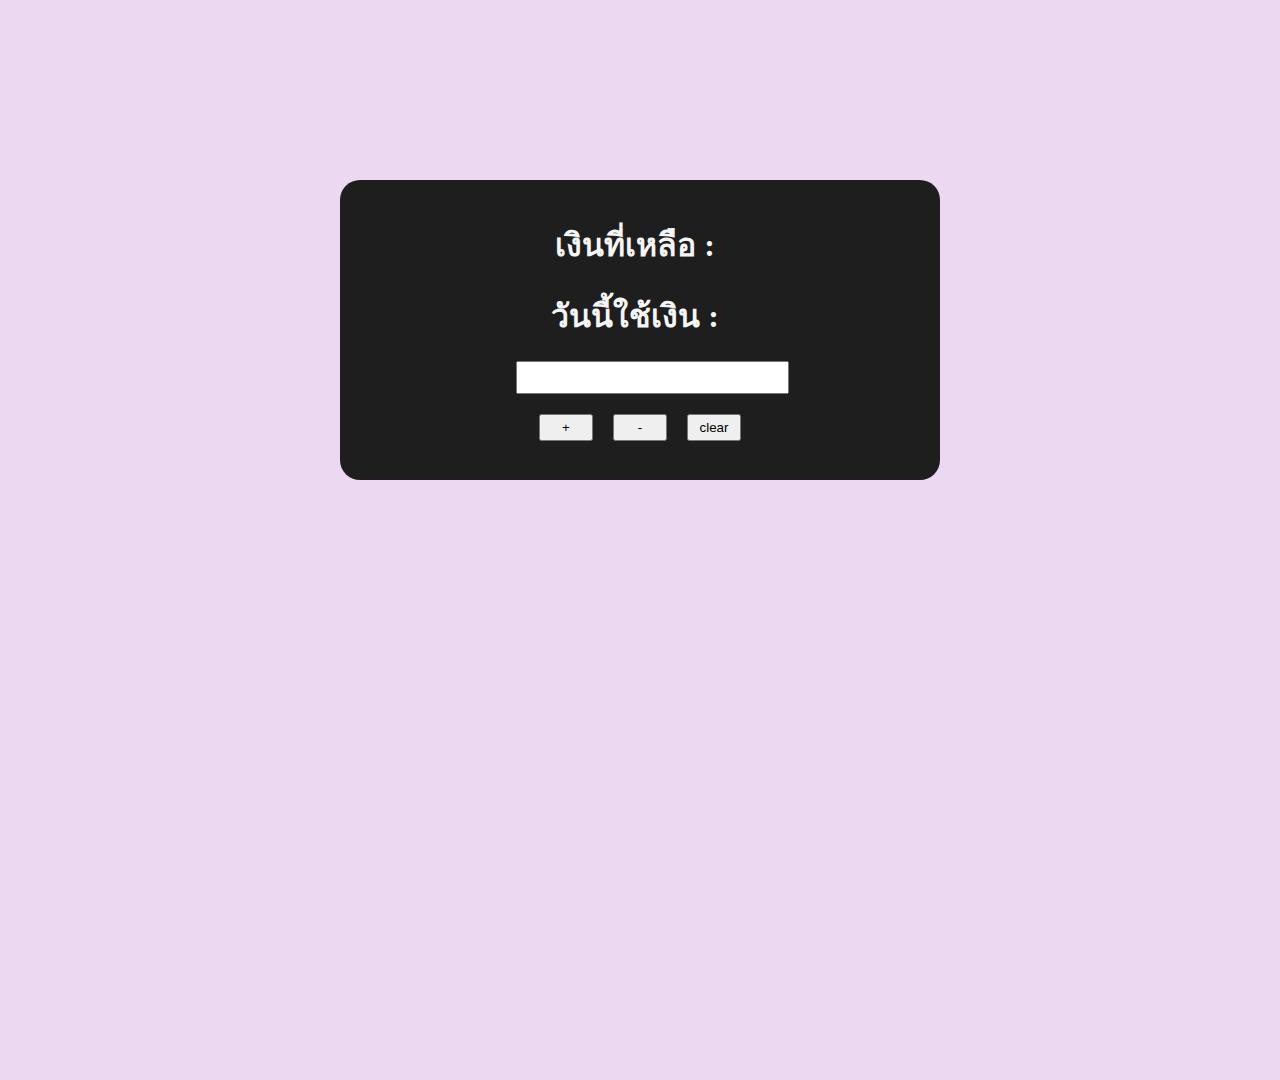
<file: calculate/index.html>
<!DOCTYPE html>
<html lang="en">
  <head>
    <meta charset="UTF-8" />
    <meta name="viewport" content="width=device-width, initial-scale=1.0" />
    <link rel="stylesheet" href="style.css" />
    <title>Dom js</title>
  </head>
  <body>
    <div class="box-area">
      <div class="remain-cash">
        <h1 id="tab1">เงินที่เหลือ :</h1>
        <h1 id="my-cash"></h1>
      </div>
      <div class="cash-today">
        <h1 id="tab2">วันนี้ใช้เงิน :</h1>
        <h1 id="use-cash"></h1>
      </div>
      <div class="field-input">
        <h1 id="select"></h1>
        <input type="text" id="num-input" />
      </div>
      <div class="btn-change">
        <button id="tap">+</button>
        <button id="minus">-</button>
        <button id="clear">clear</button>
      </div>
    </div>
  </body>
  <script src="script.js"></script>
</html>
</file>
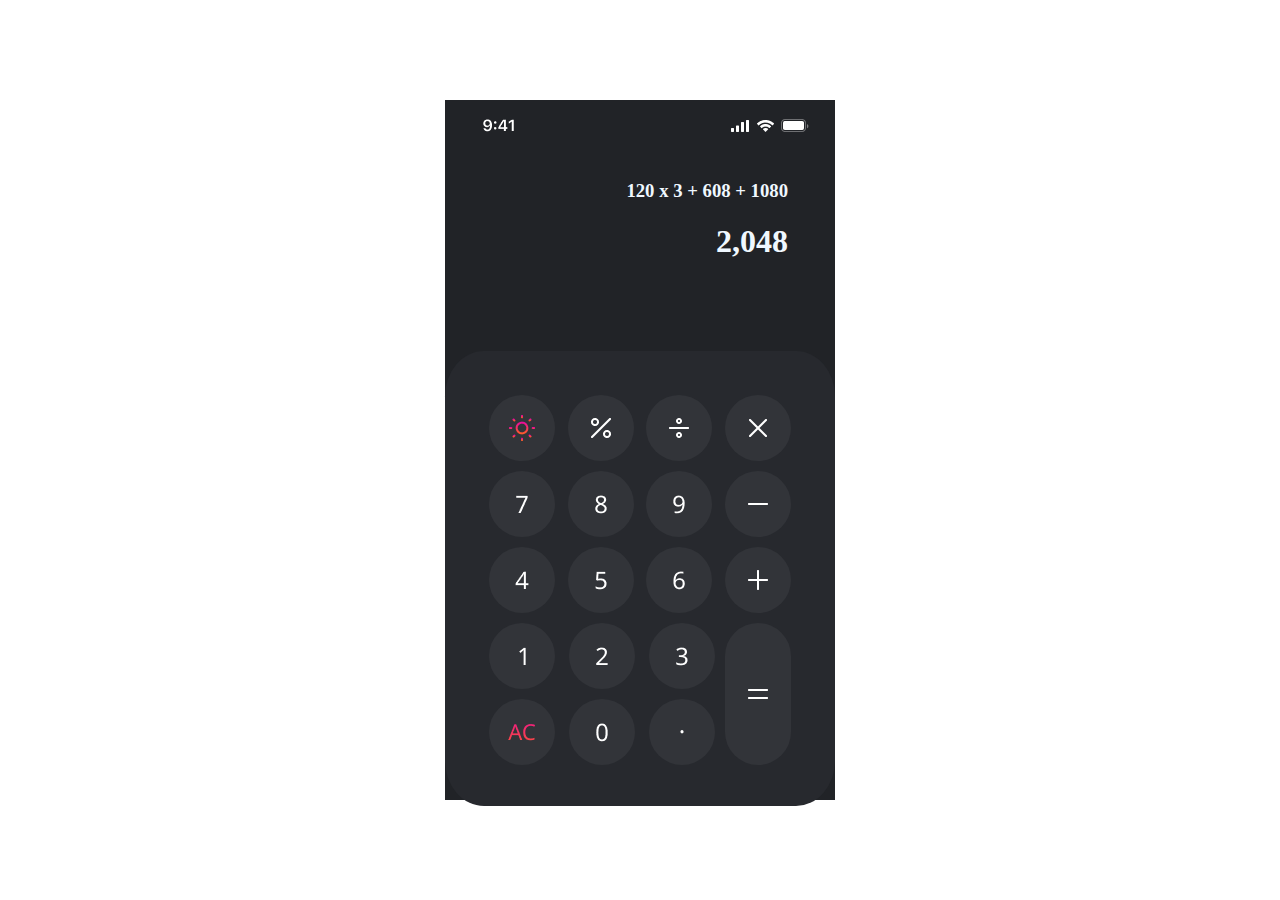
<file: calculator/index.html>
<!DOCTYPE html>
<html lang="en">
<head>
    <meta charset="UTF-8">
    <meta name="viewport" content="width=device-width, initial-scale=1.0">
    <link rel="stylesheet" href="style.css">
    <title>Calculator</title>
</head>
<body>
    <div class="border-parent">
        <div class="nav-top">
            <img src="images/StatusBar.png" alt="Status Bar">
        </div>
        
        <div class="output-field">
            <h3 id="row1">120 x 3 + 608 + 1080</h3>
            <h1 id="row2">2,048</h1>
        </div>
        
        <div class="input-field">
            <div class="table-number">
                <!-- Operation Buttons -->
<div id="btn1" class="img-border"><img src="images/Group 58.png" alt="Percentage"></div>
                <div id="btn2" class="img-border"><img src="images/Group 54.png" alt="%"></div>
                <div id="btn3" class="img-border"><img src="images/Group 53.png" alt="/"></div>
                <div id="btn4" class="img-border"><img src="images/Group 52.png" alt="x"></div>
                
                <!-- Numbers 7-9 -->
                <div id="btn5" class="img-border"><img src="images/7.png" alt="7"></div>
                <div id="btn6" class="img-border"><img src="images/8.png" alt="8"></div>
                <div id="btn7" class="img-border"><img src="images/9.png" alt="9"></div>
                <div id="btn8" class="img-border"><img src="images/Group 51.png" alt="-"></div>
                
                <!-- Numbers 4-6 -->
                <div id="btn9" class="img-border"><img src="images/4.png" alt="4"></div>
                <div id="btn10" class="img-border"><img src="images/5.png" alt="5"></div>
                <div id="btn11" class="img-border"><img src="images/6.png" alt="6"></div>
                <div id="btn12" class="img-border"><img src="images/Group 51-1.png" alt="+"></div>
                
                <div class="table-2-main">
                    <div class="table-2">
                        <!-- Numbers 1-3 -->
                        <div id="btn13" class="img-border"><img src="images/1.png" alt="1"></div>
                        <div id="btn14" class="img-border"><img src="images/2.png" alt="2"></div>
                        <div id="btn15" class="img-border"><img src="images/3.png" alt="3"></div>
                        
                        <!-- Clear and Zero Row -->
                        <div id="btn16" class="img-border"><img src="images/AC.png" alt="Clear"></div>
                        <div id="btn17" class="img-border"><img src="images/0.png" alt="0"></div>
                        <div id="btn18" class="img-border"><img src="images/dot.png" alt="."></div>
                    </div>
                    
                    <div class="table-3">
                        <div id="btn19" class="img-border"><img src="images/Group 55.png" alt="="></div>
                    </div>
                </div>
            </div>
        </div>
    </div>
    <script src="script.js"></script>
</body>
</html>
</file>
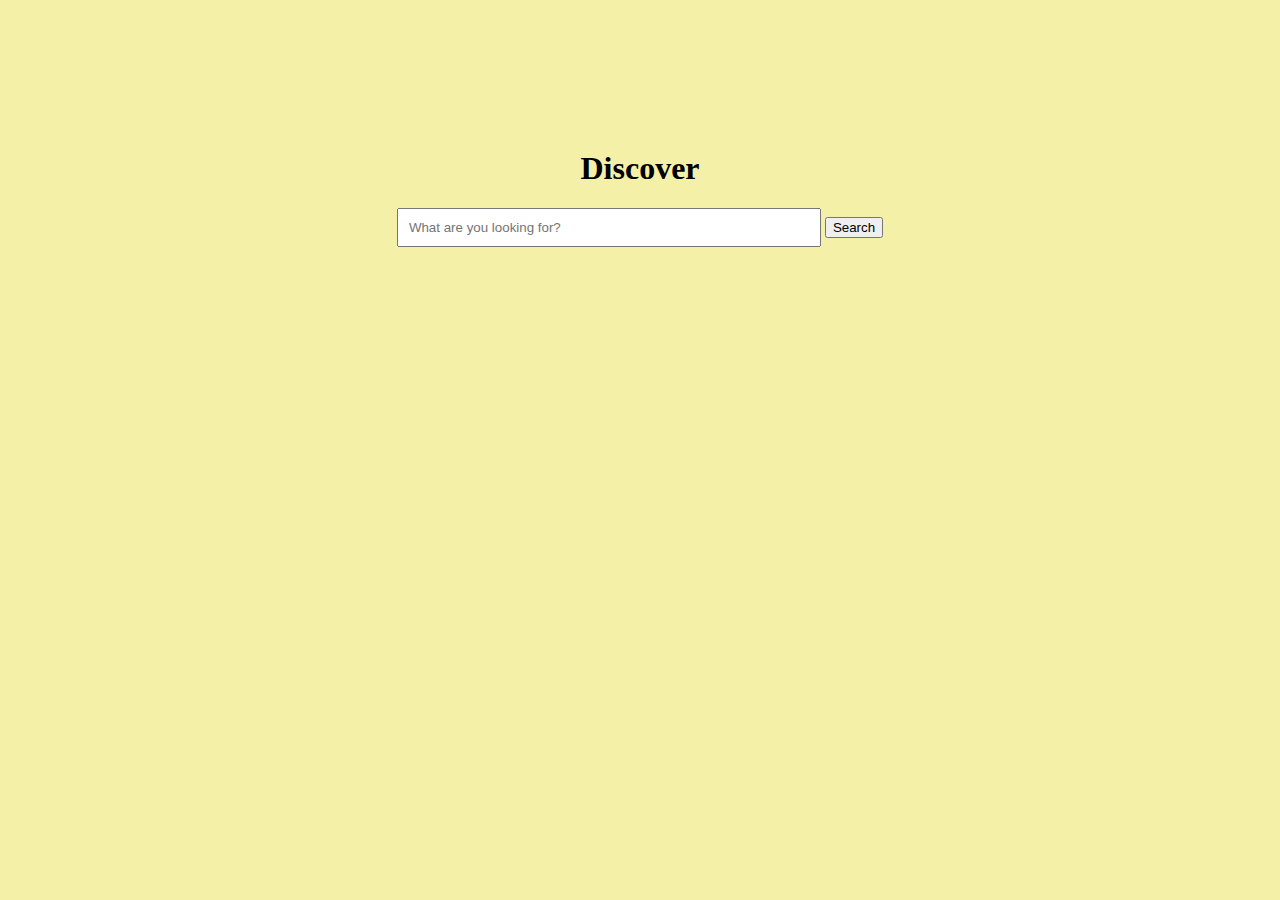
<file: web/index.html>
<!DOCTYPE html>
<html lang="en">
<head>
    <meta charset="UTF-8">
    <meta name="viewport" content="width=device-width, initial-scale=1.0">
    <title>Search</title>
</head>
<body style="background-color: hsl(56, 79%, 81%);">
    <div style="text-align: center; margin-top: 150px;">
        <h1>Discover</h1>
        <form action="https://www.google.com/search" method="get">
            <input type="text" name="q" placeholder="What are you looking for?" style="width: 400px; padding: 10px;">
            <button type="submit">Search</button>
        </form>
    </div>
</body>
</html>
</file>
<file: calculate/style.css>
body {
  margin: 0;
  padding: 0;
  display: flex;
  height: 100vh;
  justify-content: center;
  /* align-items: center; */
  margin-top: 20vh;
  background-color: var(--background);
}

:root {
  --text-color: #f5f5f5;
  --background: #edd8f1;
}

.box-area {
  height: 300px;
  width: 600px;
  background-color: #1e1e1e;
  display: flex;
  justify-content: center;
  align-items: center;
  flex-direction: column;
  border-radius: 20px;
}

.remain-cash,
.cash-today,
.field-input,
.btn-change {
  display: inline-flex;
  flex-direction: row;
  align-items: center;
  margin: 10px 0;
  h1 {
    /* align-items: center; */
    color: var(--text-color);
    padding: 0 5px;
    margin: 0;
  }
}

.field-input {
  display: flex;
  justify-content: center;
  padding-right: 15vh;
  width: 100%;
  input {
    height: 3vh;
    font-size: 20px;
    margin-right: 10px;
  }
  h1 {
    width: 160px;
  }
}
.btn-change {
  height: 3vh;

  button {
    margin: 0 10px;
    height: 3vh;
    width: 6vh;
  }
}
</file>
<file: calculator/style.css>
:root {
    --primary-bg: #212327;
    --secondary-bg: #27292E;
    --button-bg: #323439;
    --text-color: aliceblue;
}

body {
    margin: 0;
    padding: 0;
    min-height: 100vh;
    display: flex;
    justify-content: center;
    align-items: center;
}

.border-parent {
    background-color: var(--primary-bg);
    width: 390px;
    height: 700px;
}

.output-field {
    padding: 10px;
    text-align: end;
    height: 180px;
}

.output-field h1,
.output-field h3 {
    color: var(--text-color);
    padding-right: 10%;
}

.input-field {
    height: 65%;
    background-color: var(--secondary-bg);
    border-radius: 10%;
}

.table-number,
.table-2,
.table-3 {
    padding: 10%;
    display: flex;
    justify-content: space-between;
    flex-wrap: wrap;
}

.table-2,
.table-3 {
    padding: 0;
}

.table-2-main {
    display: flex;
}

.table-2-main .table-3 .img-border {
    height: auto;
    border-radius: 50px;
}

.img-border {
    height: 26px;
    width: 26px;
    margin: 5px;
    padding: 20px;
    border-radius: 50%;
    text-align: center;
    background-color: var(--button-bg);
    display: flex;
    justify-content: center;
    align-items: center;
}
</file>
